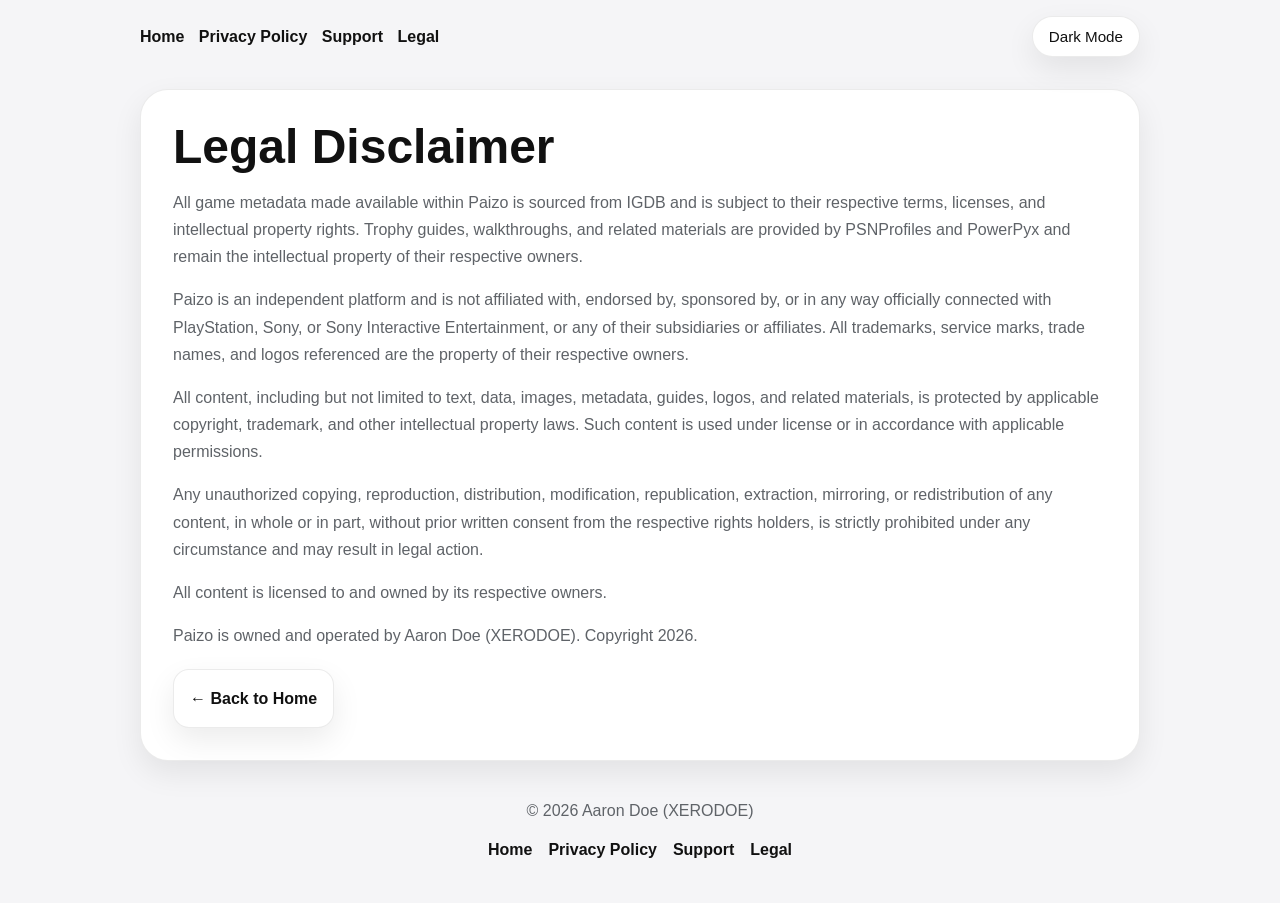
<file: legal.html>
<!DOCTYPE html>
<html lang="en">
<head>
  <meta charset="UTF-8" />
  <meta name="viewport" content="width=device-width, initial-scale=1.0" />
  <title>Legal - Paizo</title>
  <meta name="description" content="Read the legal disclaimer for Paizo." />

  <style>
    :root {
      --bg: #f5f5f7;
      --surface: #ffffff;
      --text: #111111;
      --muted: #5f6368;
      --border: rgba(0, 0, 0, 0.08);
      --shadow: 0 12px 30px rgba(0, 0, 0, 0.08);
      --link: #111111;
    }

    body.dark {
      --bg: #0b0b0f;
      --surface: #15151b;
      --text: #f5f5f7;
      --muted: #b5b7c0;
      --border: rgba(255, 255, 255, 0.08);
      --shadow: 0 12px 30px rgba(0, 0, 0, 0.35);
      --link: #f5f5f7;
    }

    * { box-sizing: border-box; }

    body {
      margin: 0;
      font-family: -apple-system, BlinkMacSystemFont, "Segoe UI", sans-serif;
      background: var(--bg);
      color: var(--text);
      line-height: 1.7;
      transition: background 0.25s ease, color 0.25s ease;
    }

    a { color: var(--link); }

    .container {
      width: min(1000px, calc(100% - 2rem));
      margin: 0 auto;
    }

    .topbar {
      display: flex;
      justify-content: space-between;
      align-items: center;
      gap: 1rem;
      padding: 1rem 0 0;
    }

    .nav-links {
      display: flex;
      flex-wrap: wrap;
      gap: 0.9rem;
      align-items: center;
    }

    .nav-links a,
    .footer-links a {
      text-decoration: none;
      font-weight: 600;
    }

    .theme-toggle {
      border: 1px solid var(--border);
      background: var(--surface);
      color: var(--text);
      padding: 0.7rem 1rem;
      border-radius: 999px;
      cursor: pointer;
      box-shadow: var(--shadow);
      font-size: 0.95rem;
      white-space: nowrap;
    }

    header {
      padding: 2rem 0 1rem;
    }

    .page-card {
      background: var(--surface);
      border: 1px solid var(--border);
      border-radius: 28px;
      box-shadow: var(--shadow);
      padding: 2rem;
    }

    h1 {
      margin: 0 0 1rem;
      font-size: clamp(2rem, 4vw, 3rem);
      line-height: 1.05;
    }

    p {
      margin: 0 0 1rem;
      color: var(--muted);
    }

    .cta-row {
      display: flex;
      flex-wrap: wrap;
      gap: 0.85rem;
      margin-top: 1.25rem;
    }

    .secondary-link {
      display: inline-block;
      text-decoration: none;
      font-weight: 600;
      padding: 0.92rem 1rem;
      border-radius: 16px;
      border: 1px solid var(--border);
      background: var(--surface);
      box-shadow: var(--shadow);
    }

    footer {
      padding: 1.25rem 0 2.5rem;
      text-align: center;
      color: var(--muted);
    }

    .footer-links {
      display: flex;
      justify-content: center;
      flex-wrap: wrap;
      gap: 1rem;
      margin-top: 0.75rem;
    }

    @media (max-width: 760px) {
      .topbar {
        flex-direction: column;
        align-items: stretch;
      }

      .nav-links {
        justify-content: center;
      }
    }
  </style>
</head>
<body>
  <div class="container">
    <div class="topbar">
      <nav class="nav-links" aria-label="Primary">
        <a href="index.html">Home</a>
        <a href="privacy.html">Privacy Policy</a>
        <a href="support.html">Support</a>
        <a href="legal.html">Legal</a>
      </nav>

      <button class="theme-toggle" id="themeToggle" aria-label="Toggle dark mode">
        Dark Mode
      </button>
    </div>

    <header>
      <div class="page-card">
        <h1>Legal Disclaimer</h1>

        <p>
          All game metadata made available within Paizo is sourced from IGDB and is subject to their
          respective terms, licenses, and intellectual property rights. Trophy guides, walkthroughs, and
          related materials are provided by PSNProfiles and PowerPyx and remain the intellectual property
          of their respective owners.
        </p>

        <p>
          Paizo is an independent platform and is not affiliated with, endorsed by, sponsored by, or in any
          way officially connected with PlayStation, Sony, or Sony Interactive Entertainment, or any of their
          subsidiaries or affiliates. All trademarks, service marks, trade names, and logos referenced are
          the property of their respective owners.
        </p>

        <p>
          All content, including but not limited to text, data, images, metadata, guides, logos, and related
          materials, is protected by applicable copyright, trademark, and other intellectual property laws.
          Such content is used under license or in accordance with applicable permissions.
        </p>

        <p>
          Any unauthorized copying, reproduction, distribution, modification, republication, extraction,
          mirroring, or redistribution of any content, in whole or in part, without prior written consent
          from the respective rights holders, is strictly prohibited under any circumstance and may result
          in legal action.
        </p>

        <p>All content is licensed to and owned by its respective owners.</p>

        <p>Paizo is owned and operated by Aaron Doe (XERODOE). Copyright 2026.</p>

        <div class="cta-row">
          <a class="secondary-link" href="index.html">← Back to Home</a>
        </div>
      </div>
    </header>

    <footer>
      <div>© 2026 Aaron Doe (XERODOE)</div>
      <div class="footer-links">
        <a href="index.html">Home</a>
        <a href="privacy.html">Privacy Policy</a>
        <a href="support.html">Support</a>
        <a href="legal.html">Legal</a>
      </div>
    </footer>
  </div>

  <script>
    const themeToggle = document.getElementById("themeToggle");
    const savedTheme = localStorage.getItem("theme");

    if (savedTheme === "dark") {
      document.body.classList.add("dark");
      themeToggle.textContent = "Light Mode";
    }

    themeToggle.addEventListener("click", () => {
      document.body.classList.toggle("dark");
      const isDark = document.body.classList.contains("dark");
      themeToggle.textContent = isDark ? "Light Mode" : "Dark Mode";
      localStorage.setItem("theme", isDark ? "dark" : "light");
    });
  </script>
</body>
</html>
</file>
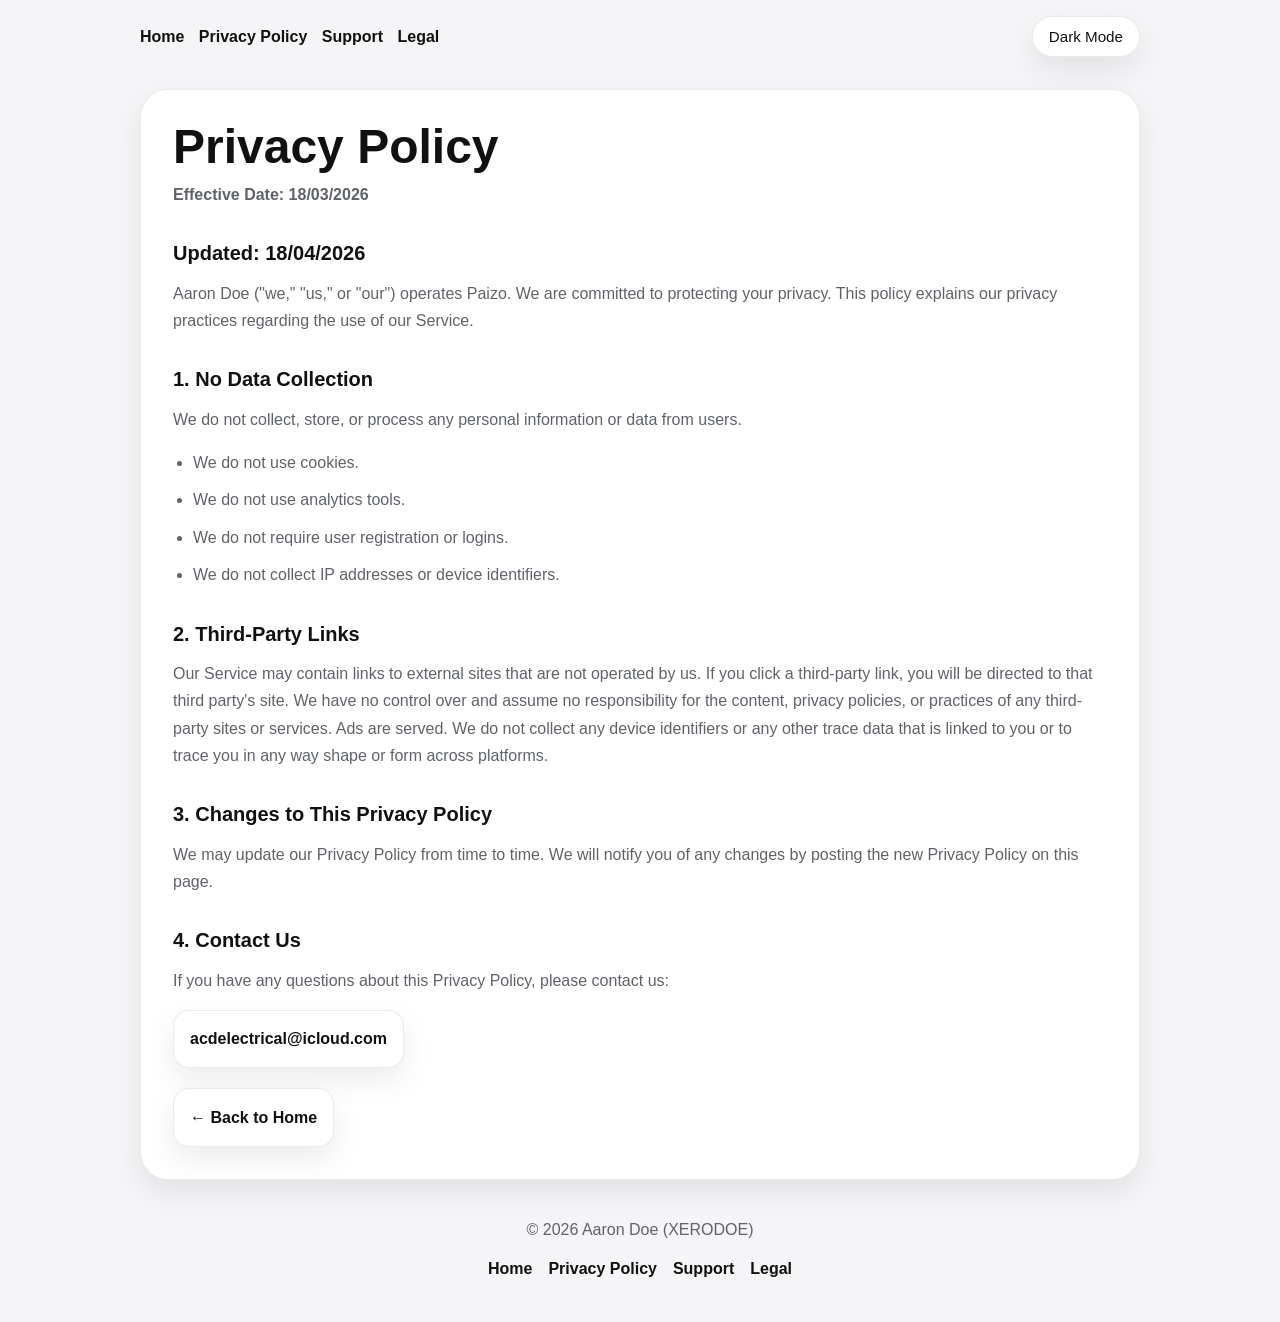
<file: privacy.html>
<!DOCTYPE html>
<html lang="en">
<head>
  <meta charset="UTF-8" />
  <meta name="viewport" content="width=device-width, initial-scale=1.0" />
  <title>Privacy Policy - Paizo</title>
  <meta name="description" content="Read the Paizo privacy policy." />

  <style>
    :root {
      --bg: #f5f5f7;
      --surface: #ffffff;
      --text: #111111;
      --muted: #5f6368;
      --border: rgba(0, 0, 0, 0.08);
      --shadow: 0 12px 30px rgba(0, 0, 0, 0.08);
      --link: #111111;
    }

    body.dark {
      --bg: #0b0b0f;
      --surface: #15151b;
      --text: #f5f5f7;
      --muted: #b5b7c0;
      --border: rgba(255, 255, 255, 0.08);
      --shadow: 0 12px 30px rgba(0, 0, 0, 0.35);
      --link: #f5f5f7;
    }

    * { box-sizing: border-box; }

    body {
      margin: 0;
      font-family: -apple-system, BlinkMacSystemFont, "Segoe UI", sans-serif;
      background: var(--bg);
      color: var(--text);
      line-height: 1.7;
      transition: background 0.25s ease, color 0.25s ease;
    }

    a { color: var(--link); }

    .container {
      width: min(1000px, calc(100% - 2rem));
      margin: 0 auto;
    }

    .topbar {
      display: flex;
      justify-content: space-between;
      align-items: center;
      gap: 1rem;
      padding: 1rem 0 0;
    }

    .nav-links {
      display: flex;
      flex-wrap: wrap;
      gap: 0.9rem;
      align-items: center;
    }

    .nav-links a,
    .footer-links a {
      text-decoration: none;
      font-weight: 600;
    }

    .theme-toggle {
      border: 1px solid var(--border);
      background: var(--surface);
      color: var(--text);
      padding: 0.7rem 1rem;
      border-radius: 999px;
      cursor: pointer;
      box-shadow: var(--shadow);
      font-size: 0.95rem;
      white-space: nowrap;
    }

    header {
      padding: 2rem 0 1rem;
    }

    .page-card {
      background: var(--surface);
      border: 1px solid var(--border);
      border-radius: 28px;
      box-shadow: var(--shadow);
      padding: 2rem;
    }

    h1 {
      margin: 0 0 0.5rem;
      font-size: clamp(2rem, 4vw, 3rem);
      line-height: 1.05;
    }

    .effective-date {
      margin: 0 0 1.25rem;
      color: var(--muted);
      font-weight: 600;
    }

    h2 {
      margin: 1.75rem 0 0.6rem;
      font-size: 1.25rem;
    }

    p {
      margin: 0 0 1rem;
      color: var(--muted);
    }

    ul {
      margin: 0.5rem 0 0;
      padding-left: 1.25rem;
    }

    li {
      margin-bottom: 0.65rem;
      color: var(--muted);
    }

    .contact-box,
    .secondary-link {
      display: inline-block;
      text-decoration: none;
      font-weight: 600;
      padding: 0.92rem 1rem;
      border-radius: 16px;
      border: 1px solid var(--border);
      background: var(--surface);
      box-shadow: var(--shadow);
    }

    .cta-row {
      display: flex;
      flex-wrap: wrap;
      gap: 0.85rem;
      margin-top: 1.25rem;
    }

    footer {
      padding: 1.25rem 0 2.5rem;
      text-align: center;
      color: var(--muted);
    }

    .footer-links {
      display: flex;
      justify-content: center;
      flex-wrap: wrap;
      gap: 1rem;
      margin-top: 0.75rem;
    }

    @media (max-width: 760px) {
      .topbar {
        flex-direction: column;
        align-items: stretch;
      }

      .nav-links {
        justify-content: center;
      }
    }
  </style>
</head>
<body>
  <div class="container">
    <div class="topbar">
      <nav class="nav-links" aria-label="Primary">
        <a href="index.html">Home</a>
        <a href="privacy.html">Privacy Policy</a>
        <a href="support.html">Support</a>
        <a href="legal.html">Legal</a>
      </nav>

      <button class="theme-toggle" id="themeToggle" aria-label="Toggle dark mode">
        Dark Mode
      </button>
    </div>

    <header>
      <div class="page-card">
        <h1>Privacy Policy</h1>
        <p class="effective-date">Effective Date: 18/03/2026</p>
        <h2>Updated: 18/04/2026</h2>

        <p>
          Aaron Doe ("we," "us," or "our") operates Paizo. We are committed to protecting your privacy.
          This policy explains our privacy practices regarding the use of our Service.
        </p>

        <h2>1. No Data Collection</h2>
        <p>We do not collect, store, or process any personal information or data from users.</p>
        <ul>
          <li>We do not use cookies.</li>
          <li>We do not use analytics tools.</li>
          <li>We do not require user registration or logins.</li>
          <li>We do not collect IP addresses or device identifiers.</li>
        </ul>

        <h2>2. Third-Party Links</h2>
        <p>
          Our Service may contain links to external sites that are not operated by us. If you click a
          third-party link, you will be directed to that third party's site. We have no control over and
          assume no responsibility for the content, privacy policies, or practices of any third-party sites
          or services.
          Ads are served. We do not collect any device identifiers or any other trace data that is linked
          to you or to trace you in any way shape or form across platforms.
        </p>

        <h2>3. Changes to This Privacy Policy</h2>
        <p>
          We may update our Privacy Policy from time to time. We will notify you of any changes by posting
          the new Privacy Policy on this page.
        </p>

        <h2>4. Contact Us</h2>
        <p>If you have any questions about this Privacy Policy, please contact us:</p>

        <a class="contact-box" href="mailto:acdelectrical@icloud.com">acdelectrical@icloud.com</a>

        <div class="cta-row">
          <a class="secondary-link" href="index.html">← Back to Home</a>
        </div>
      </div>
    </header>

    <footer>
      <div>© 2026 Aaron Doe (XERODOE)</div>
      <div class="footer-links">
        <a href="index.html">Home</a>
        <a href="privacy.html">Privacy Policy</a>
        <a href="support.html">Support</a>
        <a href="legal.html">Legal</a>
      </div>
    </footer>
  </div>

  <script>
    const themeToggle = document.getElementById("themeToggle");
    const savedTheme = localStorage.getItem("theme");

    if (savedTheme === "dark") {
      document.body.classList.add("dark");
      themeToggle.textContent = "Light Mode";
    }

    themeToggle.addEventListener("click", () => {
      document.body.classList.toggle("dark");
      const isDark = document.body.classList.contains("dark");
      themeToggle.textContent = isDark ? "Light Mode" : "Dark Mode";
      localStorage.setItem("theme", isDark ? "dark" : "light");
    });
  </script>
</body>
</html>
</file>
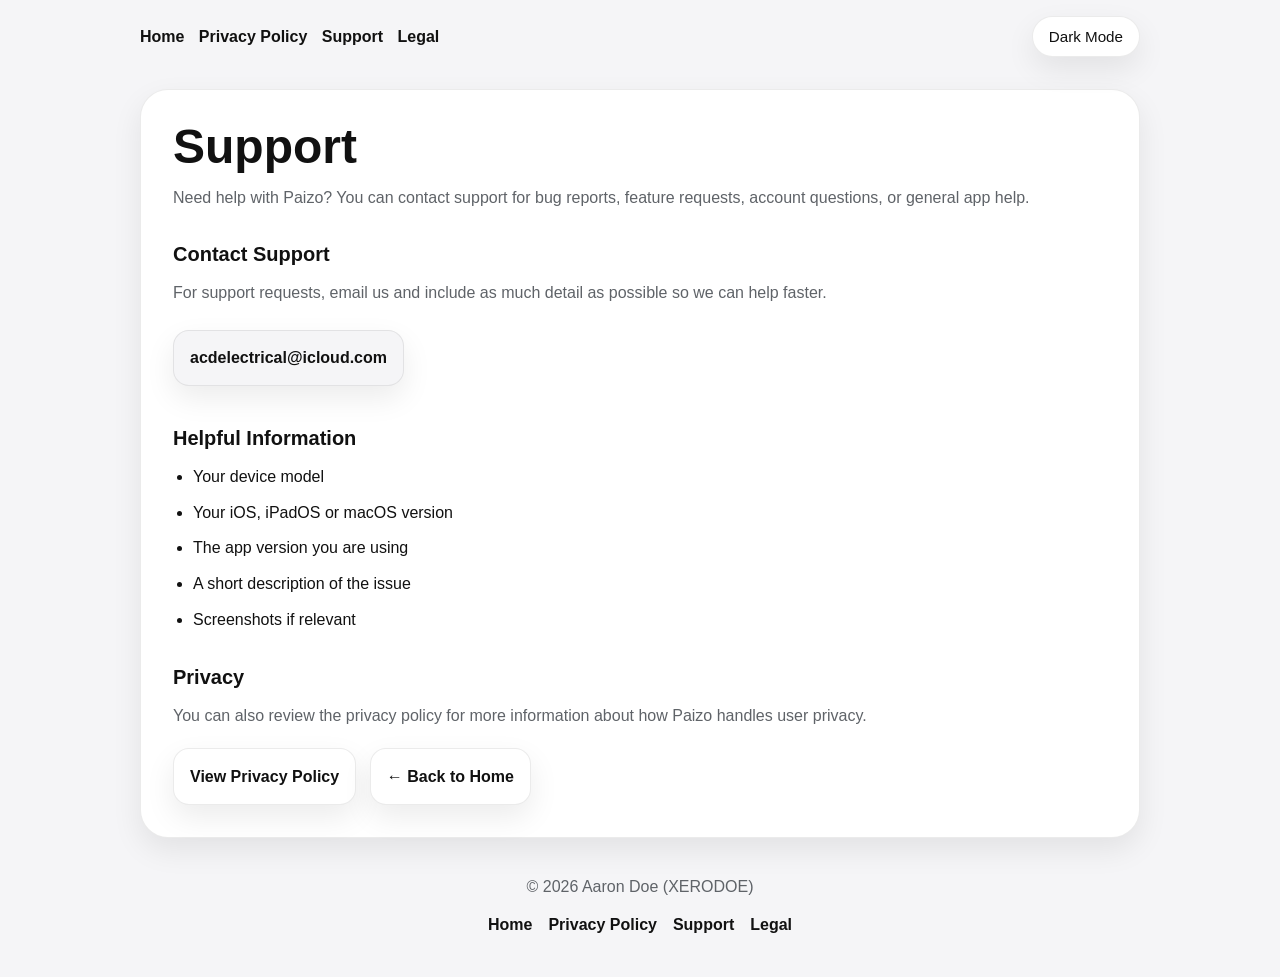
<file: support.html>
<!DOCTYPE html>
<html lang="en">
<head>
  <meta charset="UTF-8" />
  <meta name="viewport" content="width=device-width, initial-scale=1.0" />
  <title>Support - Paizo</title>
  <meta name="description" content="Get support for Paizo, including bug reports, feature requests, and general app help." />

  <style>
    :root {
      --bg: #f5f5f7;
      --surface: #ffffff;
      --text: #111111;
      --muted: #5f6368;
      --border: rgba(0, 0, 0, 0.08);
      --shadow: 0 12px 30px rgba(0, 0, 0, 0.08);
      --button: #000000;
      --button-text: #ffffff;
      --link: #111111;
    }

    body.dark {
      --bg: #0b0b0f;
      --surface: #15151b;
      --text: #f5f5f7;
      --muted: #b5b7c0;
      --border: rgba(255, 255, 255, 0.08);
      --shadow: 0 12px 30px rgba(0, 0, 0, 0.35);
      --button: #ffffff;
      --button-text: #000000;
      --link: #f5f5f7;
    }

    * { box-sizing: border-box; }

    body {
      margin: 0;
      font-family: -apple-system, BlinkMacSystemFont, "Segoe UI", sans-serif;
      background: var(--bg);
      color: var(--text);
      line-height: 1.6;
      transition: background 0.25s ease, color 0.25s ease;
    }

    a { color: var(--link); }

    .container {
      width: min(1000px, calc(100% - 2rem));
      margin: 0 auto;
    }

    .topbar {
      display: flex;
      justify-content: space-between;
      align-items: center;
      gap: 1rem;
      padding: 1rem 0 0;
    }

    .nav-links {
      display: flex;
      flex-wrap: wrap;
      gap: 0.9rem;
      align-items: center;
    }

    .nav-links a,
    .footer-links a {
      text-decoration: none;
      font-weight: 600;
    }

    .nav-links a:hover,
    .footer-links a:hover {
      opacity: 0.75;
    }

    .theme-toggle {
      border: 1px solid var(--border);
      background: var(--surface);
      color: var(--text);
      padding: 0.7rem 1rem;
      border-radius: 999px;
      cursor: pointer;
      box-shadow: var(--shadow);
      font-size: 0.95rem;
      white-space: nowrap;
    }

    header {
      padding: 2rem 0 1rem;
    }

    .page-card {
      background: var(--surface);
      border: 1px solid var(--border);
      border-radius: 28px;
      box-shadow: var(--shadow);
      padding: 2rem;
    }

    h1 {
      margin: 0 0 0.75rem;
      font-size: clamp(2rem, 4vw, 3rem);
      line-height: 1.05;
    }

    h2 {
      margin: 1.75rem 0 0.6rem;
      font-size: 1.25rem;
    }

    p {
      margin: 0 0 1rem;
      color: var(--muted);
    }

    ul {
      margin: 0.5rem 0 0;
      padding-left: 1.25rem;
    }

    li {
      margin-bottom: 0.65rem;
    }

    .email-box {
      display: inline-block;
      margin: 0.5rem 0 0.5rem;
      padding: 0.9rem 1rem;
      border-radius: 16px;
      border: 1px solid var(--border);
      background: var(--bg);
      text-decoration: none;
      font-weight: 700;
      box-shadow: var(--shadow);
    }

    .cta-row {
      display: flex;
      flex-wrap: wrap;
      gap: 0.85rem;
      margin-top: 1.25rem;
    }

    .secondary-link {
      text-decoration: none;
      font-weight: 600;
      padding: 0.92rem 1rem;
      border-radius: 16px;
      border: 1px solid var(--border);
      background: var(--surface);
      box-shadow: var(--shadow);
    }

    footer {
      padding: 1.25rem 0 2.5rem;
      text-align: center;
      color: var(--muted);
    }

    .footer-links {
      display: flex;
      justify-content: center;
      flex-wrap: wrap;
      gap: 1rem;
      margin-top: 0.75rem;
    }

    @media (max-width: 760px) {
      .topbar {
        flex-direction: column;
        align-items: stretch;
      }

      .nav-links {
        justify-content: center;
      }
    }
  </style>
</head>
<body>
  <div class="container">
    <div class="topbar">
      <nav class="nav-links" aria-label="Primary">
        <a href="index.html">Home</a>
        <a href="privacy.html">Privacy Policy</a>
        <a href="support.html">Support</a>
        <a href="legal.html">Legal</a>
      </nav>

      <button class="theme-toggle" id="themeToggle" aria-label="Toggle dark mode">
        Dark Mode
      </button>
    </div>

    <header>
      <div class="page-card">
        <h1>Support</h1>
        <p>
          Need help with Paizo? You can contact support for bug reports, feature requests,
          account questions, or general app help.
        </p>

        <h2>Contact Support</h2>
        <p>
          For support requests, email us and include as much detail as possible so we can help faster.
        </p>

        <a class="email-box" href="mailto:acdelectrical@icloud.com">acdelectrical@icloud.com</a>

        <h2>Helpful Information</h2>
        <ul>
          <li>Your device model</li>
          <li>Your iOS, iPadOS or macOS version</li>
          <li>The app version you are using</li>
          <li>A short description of the issue</li>
          <li>Screenshots if relevant</li>
        </ul>

        <h2>Privacy</h2>
        <p>
          You can also review the privacy policy for more information about how Paizo handles user privacy.
        </p>

        <div class="cta-row">
          <a class="secondary-link" href="privacy.html">View Privacy Policy</a>
          <a class="secondary-link" href="index.html">← Back to Home</a>
        </div>
      </div>
    </header>

    <footer>
      <div>© 2026 Aaron Doe (XERODOE)</div>
      <div class="footer-links">
        <a href="index.html">Home</a>
        <a href="privacy.html">Privacy Policy</a>
        <a href="support.html">Support</a>
        <a href="legal.html">Legal</a>
      </div>
    </footer>
  </div>

  <script>
    const themeToggle = document.getElementById("themeToggle");
    const savedTheme = localStorage.getItem("theme");

    if (savedTheme === "dark") {
      document.body.classList.add("dark");
      themeToggle.textContent = "Light Mode";
    }

    themeToggle.addEventListener("click", () => {
      document.body.classList.toggle("dark");
      const isDark = document.body.classList.contains("dark");
      themeToggle.textContent = isDark ? "Light Mode" : "Dark Mode";
      localStorage.setItem("theme", isDark ? "dark" : "light");
    });
  </script>
</body>
</html>
</file>
